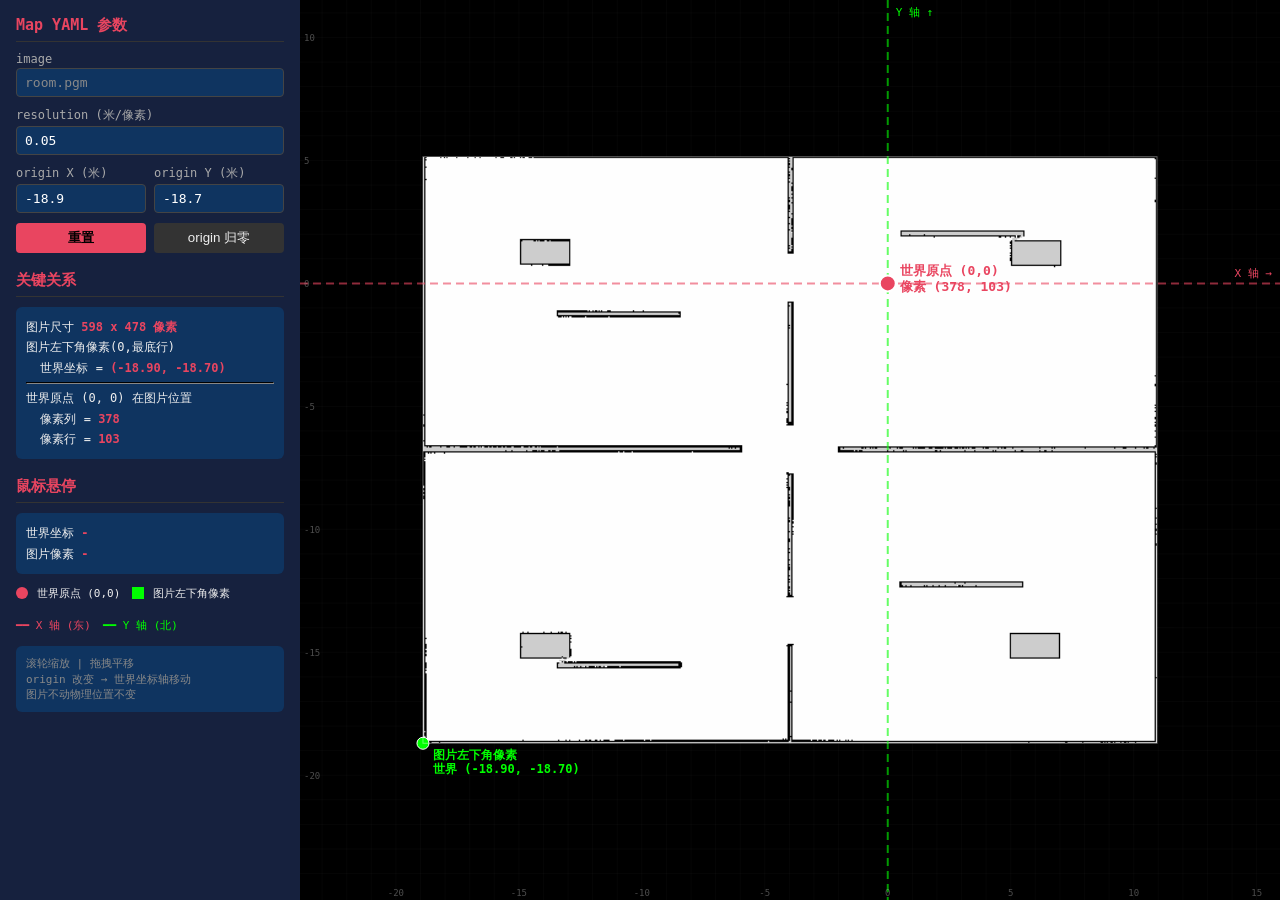
<file: core/robot_simulation/maps/origin_viz.html>
<!DOCTYPE html>
<html lang="zh-CN">
<head>
<meta charset="UTF-8">
<title>Map Origin 可视化</title>
<style>
*{margin:0;padding:0;box-sizing:border-box}
body{font-family:monospace;background:#1a1a2e;color:#eee;display:flex;height:100vh;overflow:hidden}
.sidebar{width:300px;min-width:300px;padding:16px;background:#16213e;display:flex;flex-direction:column;gap:10px;overflow-y:auto}
.sidebar h2{font-size:15px;color:#e94560;border-bottom:1px solid #333;padding-bottom:6px;margin-top:8px}
.sidebar h2:first-child{margin-top:0}
.sidebar label{font-size:12px;color:#aaa;display:block;margin-bottom:2px}
.sidebar input{width:100%;padding:6px 8px;border:1px solid #444;border-radius:4px;background:#0f3460;color:#fff;font-family:monospace;font-size:13px}
.row{display:flex;gap:8px}
.row>div{flex:1}
.info{background:#0f3460;border-radius:6px;padding:10px;font-size:12px;line-height:1.7}
.info .hl{color:#e94560;font-weight:bold}
.info hr{border-color:#333;margin:4px 0}
.legend{font-size:11px;display:flex;gap:12px;flex-wrap:wrap;line-height:20px}
.legend i{display:inline-block;width:12px;height:12px;vertical-align:-2px;margin-right:2px}
.canvas-wrap{flex:1;display:flex;align-items:center;justify-content:center;background:#000;overflow:hidden;position:relative}
canvas{cursor:crosshair}
</style>
</head>
<body>
<div class="sidebar">
  <h2>Map YAML 参数</h2>
  <div><label>image</label><input type="text" value="room.pgm" disabled style="color:#888"></div>
  <div class="row">
    <div><label>resolution (米/像素)</label><input id="res" type="number" value="0.05" step="0.005" min="0.01"></div>
  </div>
  <div class="row">
    <div><label>origin X (米)</label><input id="ox" type="number" value="-18.9" step="0.1"></div>
    <div><label>origin Y (米)</label><input id="oy" type="number" value="-18.7" step="0.1"></div>
  </div>
  <div style="display:flex;gap:8px">
    <button id="resetBtn" style="flex:1;padding:6px;background:#e94560;color:#000;border:none;border-radius:4px;cursor:pointer;font-weight:bold">重置</button>
    <button id="zeroBtn" style="flex:1;padding:6px;background:#333;color:#eee;border:none;border-radius:4px;cursor:pointer">origin 归零</button>
  </div>

  <h2>关键关系</h2>
  <div class="info">
    <div>图片尺寸 <span class="hl" id="infoSize">-</span></div>
    <div>图片左下角像素(0,最底行)</div>
    <div>&nbsp;&nbsp;世界坐标 = <span class="hl" id="infoBL">-</span></div>
    <hr>
    <div>世界原点 (0, 0) 在图片位置</div>
    <div>&nbsp;&nbsp;像素列 = <span class="hl" id="infoCol">-</span></div>
    <div>&nbsp;&nbsp;像素行 = <span class="hl" id="infoRow">-</span></div>
  </div>

  <h2>鼠标悬停</h2>
  <div class="info">
    <div>世界坐标 <span class="hl" id="hoverWorld">-</span></div>
    <div>图片像素 <span class="hl" id="hoverPix">-</span></div>
  </div>

  <div class="legend">
    <span><i style="background:#e94560;border-radius:50%"></i> 世界原点 (0,0)</span>
    <span><i style="background:#00ff00"></i> 图片左下角像素</span>
    <span style="color:#e94560">━━  X 轴 (东)</span>
    <span style="color:#00ff00">━━  Y 轴 (北)</span>
  </div>
  <div class="info" style="font-size:11px;color:#888;line-height:1.4">
    滚轮缩放 | 拖拽平移<br>
    origin 改变 → 世界坐标轴移动<br>图片不动物理位置不变
  </div>
</div>

<div class="canvas-wrap" id="wrap">
  <canvas id="c"></canvas>
</div>

<script>
// ==================== PGM Parser ====================
async function loadPGM(url) {
  const resp = await fetch(url);
  const buf = await resp.arrayBuffer();
  const data = new Uint8Array(buf);

  // Parse header
  let pos = 0;
  function nextToken() {
    // skip whitespace and comments (# to newline)
    while (pos < data.length) {
      const ch = data[pos];
      if (ch === 35) { // '#'
        while (pos < data.length && data[pos] !== 10) pos++;
        continue;
      }
      if (ch === 32 || ch === 10 || ch === 13 || ch === 9) { pos++; continue; }
      break;
    }
    let start = pos;
    while (pos < data.length) {
      const ch = data[pos];
      if (ch === 32 || ch === 10 || ch === 13 || ch === 9 || ch === 35) break;
      pos++;
    }
    const str = new TextDecoder().decode(data.slice(start, pos));
    return str;
  }

  const magic = nextToken();
  if (magic !== 'P5') throw new Error('Only P5 (binary) PGM supported, got: ' + magic);

  const w = parseInt(nextToken());
  const h = parseInt(nextToken());
  const maxVal = parseInt(nextToken());

  // Binary data starts after the whitespace following maxVal
  pos++; // skip the whitespace byte after maxval token

  const pixelData = data.slice(pos, pos + w * h);
  return { width: w, height: h, maxVal, pixels: pixelData };
}

// ==================== State ====================
const canvas = document.getElementById('c');
const ctx = canvas.getContext('2d');
const wrap = document.getElementById('wrap');

const elRes = document.getElementById('res');
const elOx = document.getElementById('ox');
const elOy = document.getElementById('oy');
const elInfoSize = document.getElementById('infoSize');
const elInfoBL = document.getElementById('infoBL');
const elInfoCol = document.getElementById('infoCol');
const elInfoRow = document.getElementById('infoRow');
const elHoverWorld = document.getElementById('hoverWorld');
const elHoverPix = document.getElementById('hoverPix');

let res = 0.05, ox = -18.9, oy = -18.7;
let imgW = 0, imgH = 0;
let pgmPixels = null;      // Uint8Array of raw PGM values
let offCanvas, offCtx;      // offscreen canvas for the grayscale image

let offsetX = 0, offsetY = 0;  // pan
let zoom = 1;
let msx = -1, msy = -1;       // mouse screen coords

// ==================== Load PGM ====================
loadPGM('room.pgm').then(pgm => {
  imgW = pgm.width;
  imgH = pgm.height;
  pgmPixels = pgm.pixels;

  // Build offscreen canvas image (PGM -> canvas grayscale)
  offCanvas = document.createElement('canvas');
  offCanvas.width = imgW;
  offCanvas.height = imgH;
  offCtx = offCanvas.getContext('2d');
  const id = offCtx.createImageData(imgW, imgH);
  for (let i = 0; i < imgW * imgH; i++) {
    const val = pgmPixels[i];
    const idx = i * 4;
    id.data[idx] = val;
    id.data[idx+1] = val;
    id.data[idx+2] = val;
    id.data[idx+3] = 255;
  }
  offCtx.putImageData(id, 0, 0);

  updateInfo();
  draw();
}).catch(err => {
  console.error('PGM load failed:', err);
});

// ==================== Coordinate transforms ====================
// Image row convention: row=0 is top of image in browser, but map YAML treats row=0 as bottom-left.
// So map world Y for image row r is: oy + (imgH - 1 - r) * res

function imgToWorld(col, imgRow) {
  // imgRow: 0=top line of image (browser convention)
  const wx = ox + col * res;
  const wy = oy + (imgH - 1 - imgRow) * res;
  return { x: wx, y: wy };
}

function worldToImg(wx, wy) {
  const col = (wx - ox) / res;
  const row = imgH - 1 - (wy - oy) / res; // 0=top
  return { col, row };
}

// ==================== Draw ====================
function draw() {
  res = parseFloat(elRes.value) || 0.05;
  ox = parseFloat(elOx.value) || 0;
  oy = parseFloat(elOy.value) || 0;

  const w = wrap.clientWidth;
  const h = wrap.clientHeight;
  canvas.width = w;
  canvas.height = h;
  ctx.fillStyle = '#000';
  ctx.fillRect(0, 0, w, h);

  if (!pgmPixels) {
    ctx.fillStyle = '#888';
    ctx.font = '16px monospace';
    ctx.textAlign = 'center';
    ctx.fillText('加载 room.pgm...', w/2, h/2);
    return;
  }

  // World bounding box of image
  const bl = imgToWorld(0, imgH - 1); // bottom-left (world)
  const tr = imgToWorld(imgW - 1, 0); // top-right (world)
  const wMinX = bl.x, wMaxX = tr.x;
  const wMinY = bl.y, wMaxY = tr.y;

  // Visible world range (image + 5m margin)
  const margin = 5;
  const vMinX = wMinX - margin;
  const vMaxX = wMaxX + margin;
  const vMinY = wMinY - margin;
  const vMaxY = wMaxY + margin;

  // Compute base scale to fit visible area into canvas
  const rngX = vMaxX - vMinX;
  const rngY = vMaxY - vMinY;
  const baseS = Math.min(w / rngX, h / rngY);
  const s = baseS * zoom;

  // Center of visible world
  const cwX = (vMinX + vMaxX) / 2;
  const cwY = (vMinY + vMaxY) / 2;

  // Screen transform (world Y up → screen Y down)
  function toSX(wx) { return (wx - cwX) * s + w/2 + offsetX; }
  function toSY(wy) { return h/2 - (wy - cwY) * s + offsetY; }
  function toWX(sx) { return (sx - w/2 - offsetX) / s + cwX; }
  function toWY(sy) { return (h/2 - sy + offsetY) / s + cwY; }

  // ---- Draw 1m world grid ----
  ctx.strokeStyle = 'rgba(255,255,255,0.05)';
  ctx.lineWidth = 0.5;
  const gs = 1;
  for (let gx = Math.floor(vMinX); gx <= Math.ceil(vMaxX); gx += gs) {
    const sx = toSX(gx);
    ctx.beginPath(); ctx.moveTo(sx, 0); ctx.lineTo(sx, h); ctx.stroke();
  }
  for (let gy = Math.floor(vMinY); gy <= Math.ceil(vMaxY); gy += gs) {
    const sy = toSY(gy);
    ctx.beginPath(); ctx.moveTo(0, sy); ctx.lineTo(w, sy); ctx.stroke();
  }

  // ---- Draw map image (drawImage with world transform) ----
  // The map image in world spans from (wMinX, wMinY) to (wMaxX, wMaxY)
  // On screen: top-left corner of image in screen = (toSX(wMinX), toSY(wMaxY))
  // Size in screen: (wMaxX-wMinX)*s by (wMaxY-wMinY)*s
  const imgSX = toSX(wMinX);
  const imgSY = toSY(wMaxY); // world top = smaller screen Y
  const imgSW = (wMaxX - wMinX) * s;
  const imgSH = (wMaxY - wMinY) * s;

  // Only draw if image is on screen
  if (imgSX < w && imgSX + imgSW > 0 && imgSY < h && imgSY + imgSH > 0) {
    ctx.drawImage(offCanvas, imgSX, imgSY, imgSW, imgSH);
  }

  // ---- World axes ----
  // X axis (red) at world Y=0
  const axY = toSY(0);
  ctx.strokeStyle = 'rgba(233,69,96,0.6)';
  ctx.lineWidth = 2;
  ctx.setLineDash([8,5]);
  ctx.beginPath(); ctx.moveTo(0, axY); ctx.lineTo(w, axY); ctx.stroke();
  ctx.setLineDash([]);
  ctx.fillStyle = '#e94560';
  ctx.font = '11px monospace';
  ctx.textAlign = 'right';
  ctx.fillText('X 轴 →', w-8, axY-6);

  // Y axis (green) at world X=0
  const axX = toSX(0);
  ctx.strokeStyle = 'rgba(0,255,0,0.6)';
  ctx.lineWidth = 2;
  ctx.setLineDash([8,5]);
  ctx.beginPath(); ctx.moveTo(axX, 0); ctx.lineTo(axX, h); ctx.stroke();
  ctx.setLineDash([]);
  ctx.fillStyle = '#0f0';
  ctx.font = '11px monospace';
  ctx.textAlign = 'left';
  ctx.fillText('Y 轴 ↑', axX+8, 16);

  // ---- World origin (0,0) RED dot ----
  const oSX = toSX(0), oSY = toSY(0);
  ctx.fillStyle = '#e94560';
  ctx.beginPath(); ctx.arc(oSX, oSY, 8, 0, Math.PI*2); ctx.fill();
  ctx.strokeStyle = '#fff'; ctx.lineWidth = 2; ctx.stroke();
  const w2i = worldToImg(0, 0);
  ctx.fillStyle = '#e94560';
  ctx.font = 'bold 13px monospace';
  ctx.textAlign = 'left';
  ctx.fillText(`世界原点 (0,0)`, oSX+12, oSY-8);
  ctx.fillText(`像素 (${Math.round(w2i.col)}, ${Math.round(w2i.row)})`, oSX+12, oSY+8);

  // ---- Bottom-left pixel GREEN dot ----
  const blSX = toSX(ox), blSY = toSY(oy);
  ctx.fillStyle = '#0f0';
  ctx.beginPath(); ctx.arc(blSX, blSY, 6, 0, Math.PI*2); ctx.fill();
  ctx.strokeStyle = '#fff'; ctx.lineWidth = 1; ctx.stroke();
  ctx.fillStyle = '#0f0';
  ctx.font = 'bold 12px monospace';
  ctx.textAlign = 'left';
  ctx.fillText(`图片左下角像素`, blSX+10, blSY+16);
  ctx.fillText(`世界 (${ox.toFixed(2)}, ${oy.toFixed(2)})`, blSX+10, blSY+30);

  // ---- Image border ----
  ctx.strokeStyle = 'rgba(255,255,255,0.4)';
  ctx.lineWidth = 1;
  ctx.strokeRect(imgSX, imgSY, imgSW, imgSH);

  // ---- Mouse hover ----
  if (msx > 0 && msy > 0) {
    const wx = toWX(msx), wy = toWY(msy);
    const pi = worldToImg(wx, wy);
    const ic = Math.round(pi.col), ir = Math.round(pi.row);
    if (ic >= 0 && ic < imgW && ir >= 0 && ir < imgH) {
      // highlight the pixel
      const hx = toSX(ox + ic * res);
      const hy = toSY(oy + (imgH - 1 - ir) * res);
      const hw = res * s, hh = res * s;
      ctx.fillStyle = 'rgba(255,255,0,0.5)';
      ctx.fillRect(hx - hw/2, hy - hh/2, hw, hh);
      // crosshair
      ctx.strokeStyle = 'yellow'; ctx.lineWidth = 1;
      ctx.setLineDash([3,3]);
      ctx.beginPath(); ctx.moveTo(hx, 0); ctx.lineTo(hx, h);
      ctx.moveTo(0, hy); ctx.lineTo(w, hy); ctx.stroke();
      ctx.setLineDash([]);
      elHoverPix.textContent = `(${ic}, ${ir})`;
      elHoverWorld.textContent = `(${wx.toFixed(3)}, ${wy.toFixed(3)})`;
    } else {
      elHoverPix.textContent = '(图片外)';
      elHoverWorld.textContent = `(${wx.toFixed(2)}, ${wy.toFixed(2)})`;
    }
  }

  // ---- Tick labels (every 5m) ----
  ctx.fillStyle = 'rgba(255,255,255,0.3)';
  ctx.font = '9px monospace';
  ctx.textAlign = 'center';
  for (let gx = Math.floor(vMinX/5)*5; gx <= Math.ceil(vMaxX); gx += 5) {
    const sx = toSX(gx);
    if (sx < 20 || sx > w-20) continue;
    ctx.fillText(gx, sx, h-4);
  }
  ctx.textAlign = 'left';
  for (let gy = Math.floor(vMinY/5)*5; gy <= Math.ceil(vMaxY); gy += 5) {
    const sy = toSY(gy);
    if (sy < 15 || sy > h-10) continue;
    ctx.fillText(gy, 4, sy+4);
  }

  updateInfo();
}

function updateInfo() {
  if (imgW === 0) return;
  elInfoSize.textContent = `${imgW} x ${imgH} 像素`;
  elInfoBL.textContent = `(${ox.toFixed(2)}, ${oy.toFixed(2)})`;
  const w2i = worldToImg(0, 0);
  elInfoCol.textContent = Math.round(w2i.col);
  elInfoRow.textContent = Math.round(w2i.row);
}

// ==================== Events ====================
elRes.addEventListener('input', draw);
elOx.addEventListener('input', draw);
elOy.addEventListener('input', draw);

document.getElementById('resetBtn').addEventListener('click', () => {
  elRes.value = '0.05';
  elOx.value = '-18.9';
  elOy.value = '-18.7';
  offsetX = 0; offsetY = 0; zoom = 1;
  draw();
});
document.getElementById('zeroBtn').addEventListener('click', () => {
  elOx.value = '0';
  elOy.value = '0';
  draw();
});

canvas.addEventListener('mousemove', e => {
  const r = canvas.getBoundingClientRect();
  msx = e.clientX - r.left;
  msy = e.clientY - r.top;
  draw();
});
canvas.addEventListener('mouseleave', () => { msx = -1; msy = -1; elHoverPix.textContent='-'; elHoverWorld.textContent='-'; draw(); });

// Pan
let dragging = false, dsx, dsy, dox, doy;
canvas.addEventListener('mousedown', e => {
  if (e.button===0){ dragging=true; dsx=e.clientX; dsy=e.clientY; dox=offsetX; doy=offsetY; }
});
window.addEventListener('mousemove', e => {
  if(dragging){ offsetX=dox+(e.clientX-dsx); offsetY=doy+(e.clientY-dsy); draw(); }
});
window.addEventListener('mouseup', ()=>{ dragging=false; });

// Zoom
canvas.addEventListener('wheel', e => {
  e.preventDefault();
  const r = canvas.getBoundingClientRect();
  const mx = e.clientX - r.left, my = e.clientY - r.top;
  const oldZ = zoom;
  zoom *= e.deltaY<0 ? 1.1 : 0.9;
  zoom = Math.max(0.1, Math.min(30, zoom));
  const ratio = zoom / oldZ;
  offsetX = mx - ratio*(mx - offsetX);
  offsetY = my - ratio*(my - offsetY);
  draw();
});

window.addEventListener('resize', draw);
</script>
</body>
</html>
</file>
